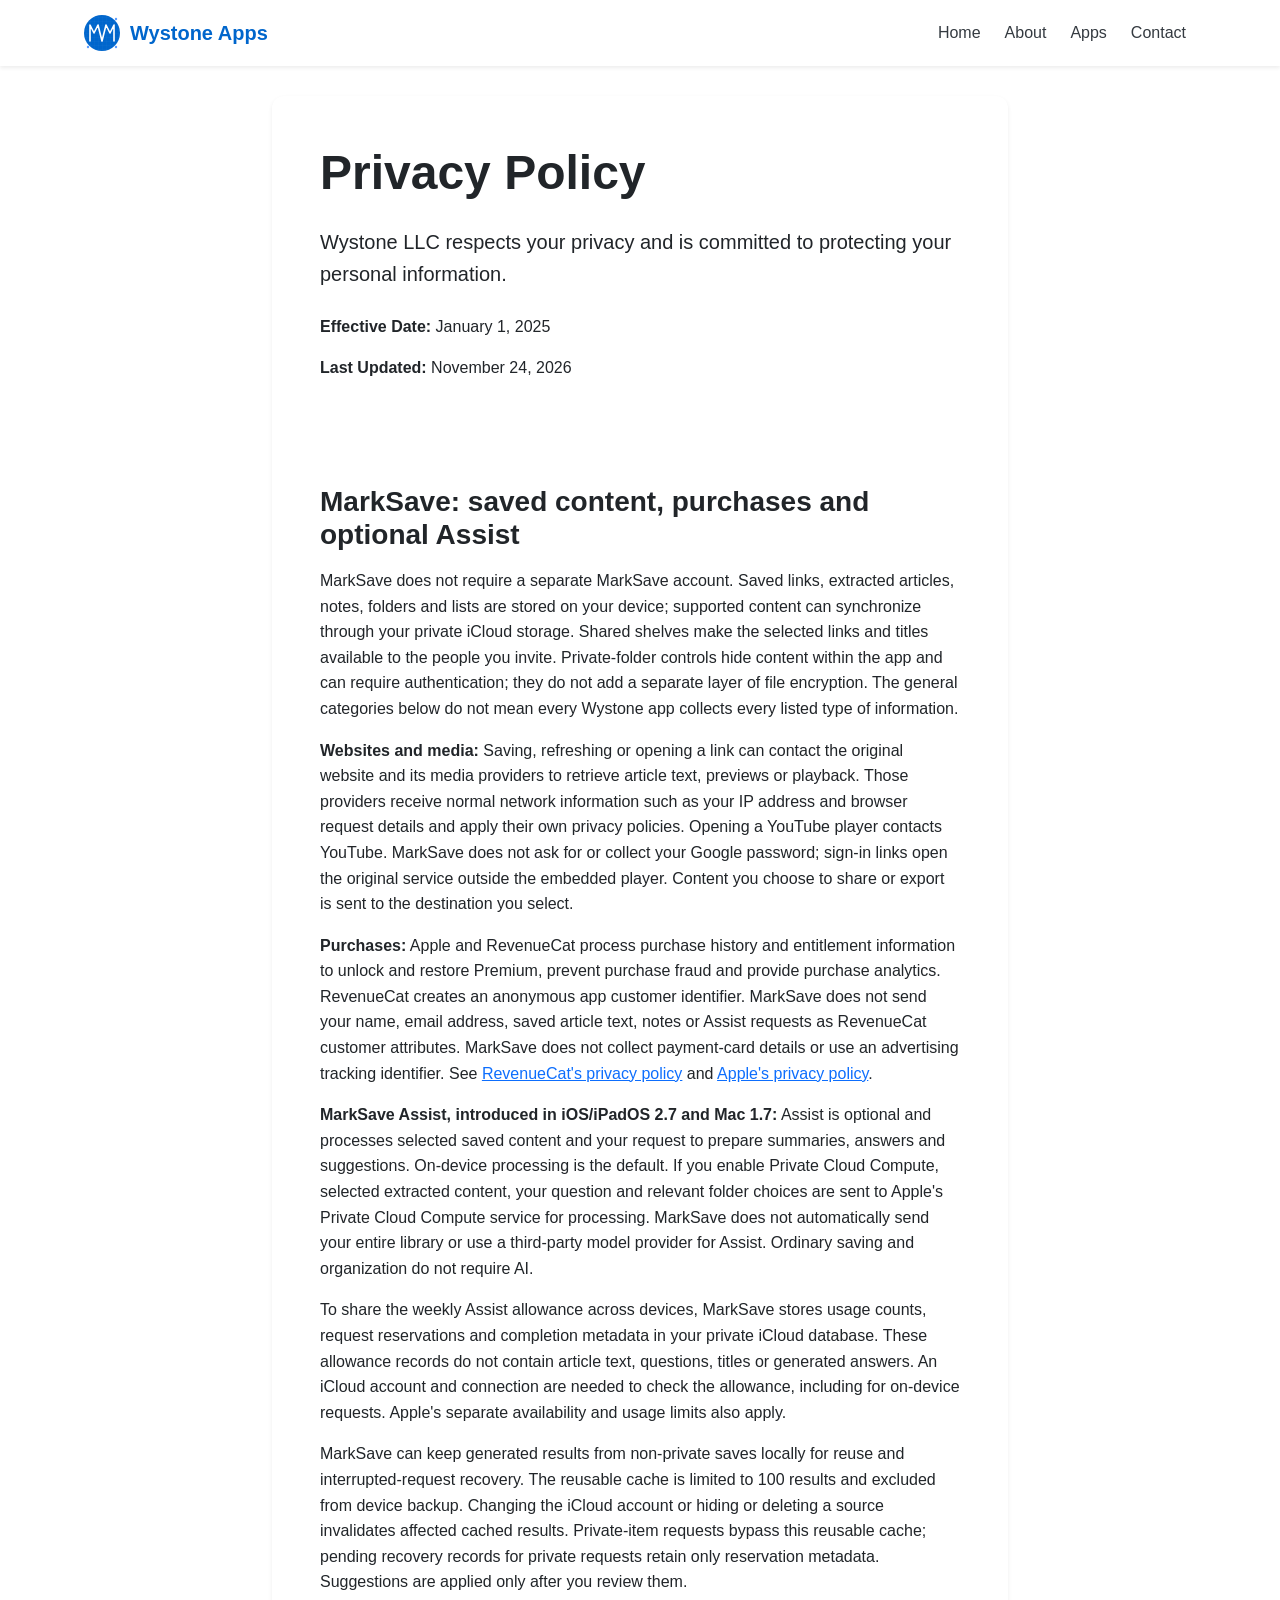
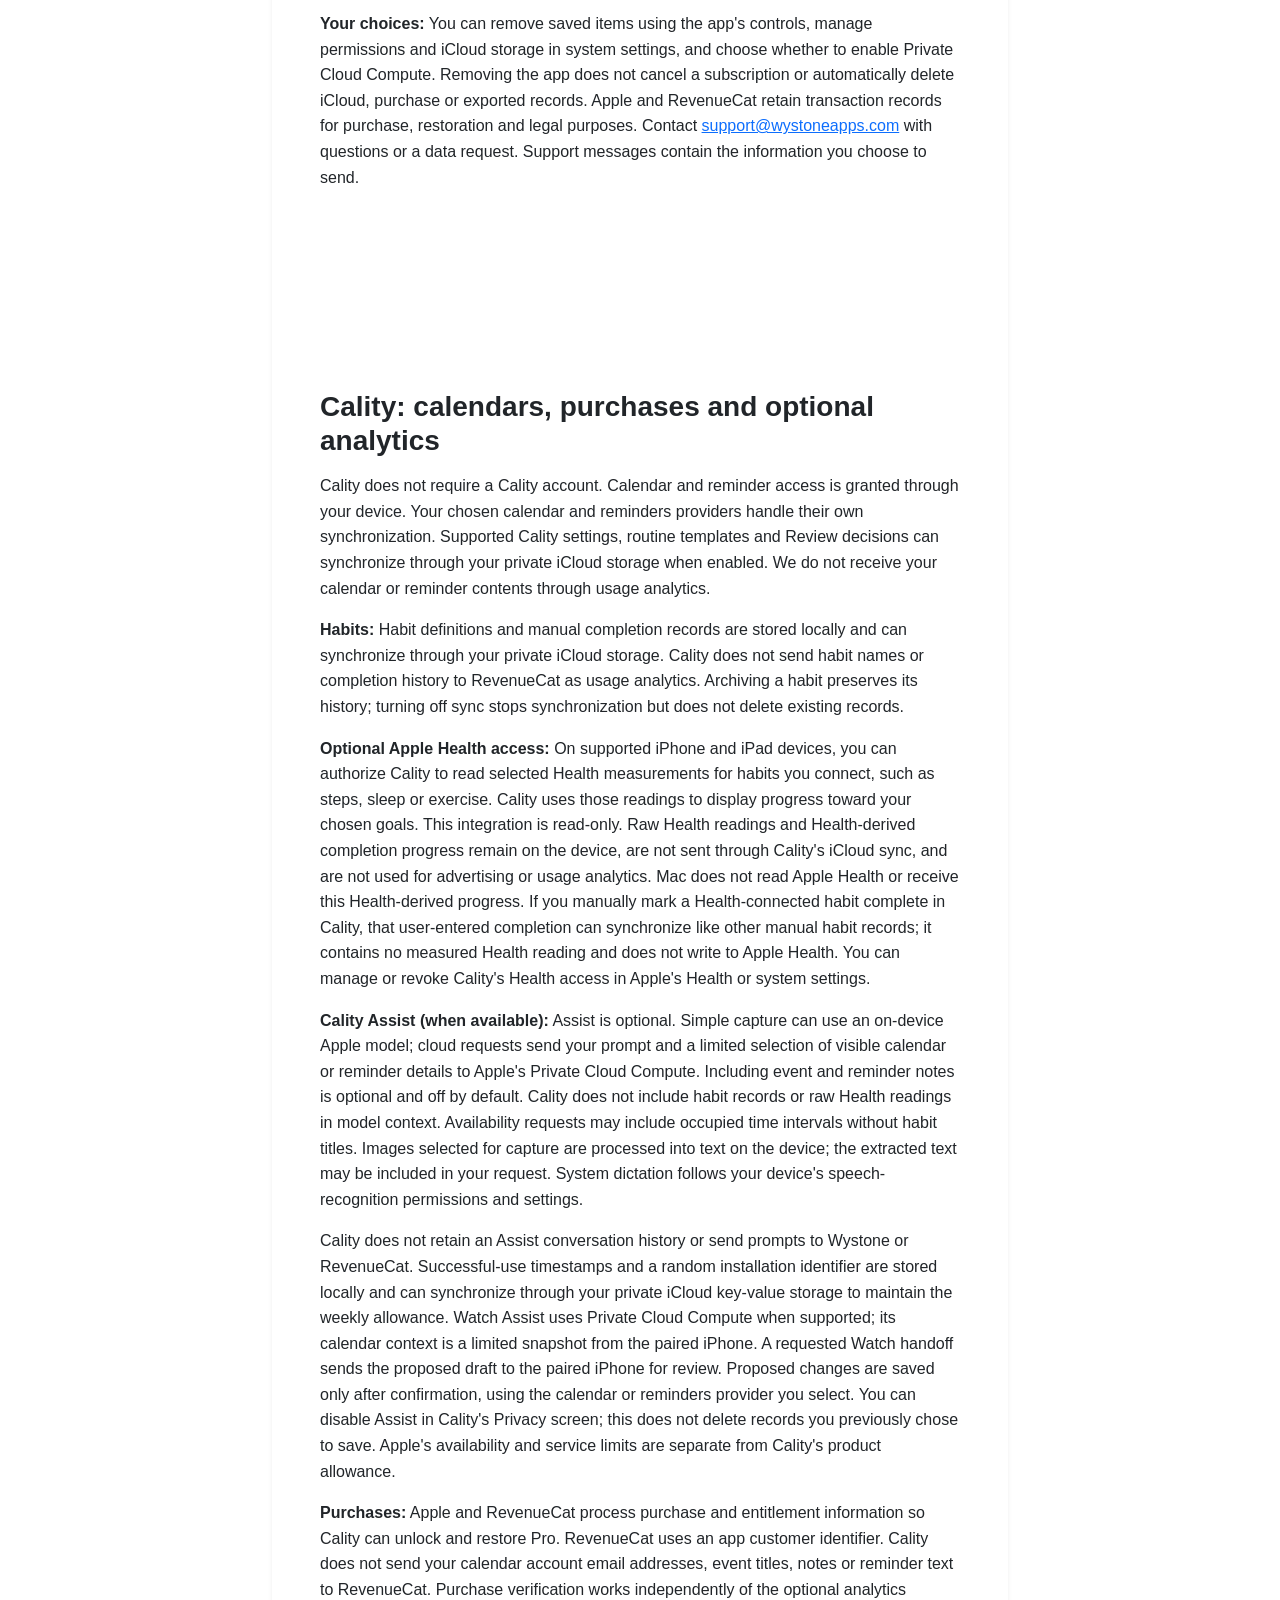
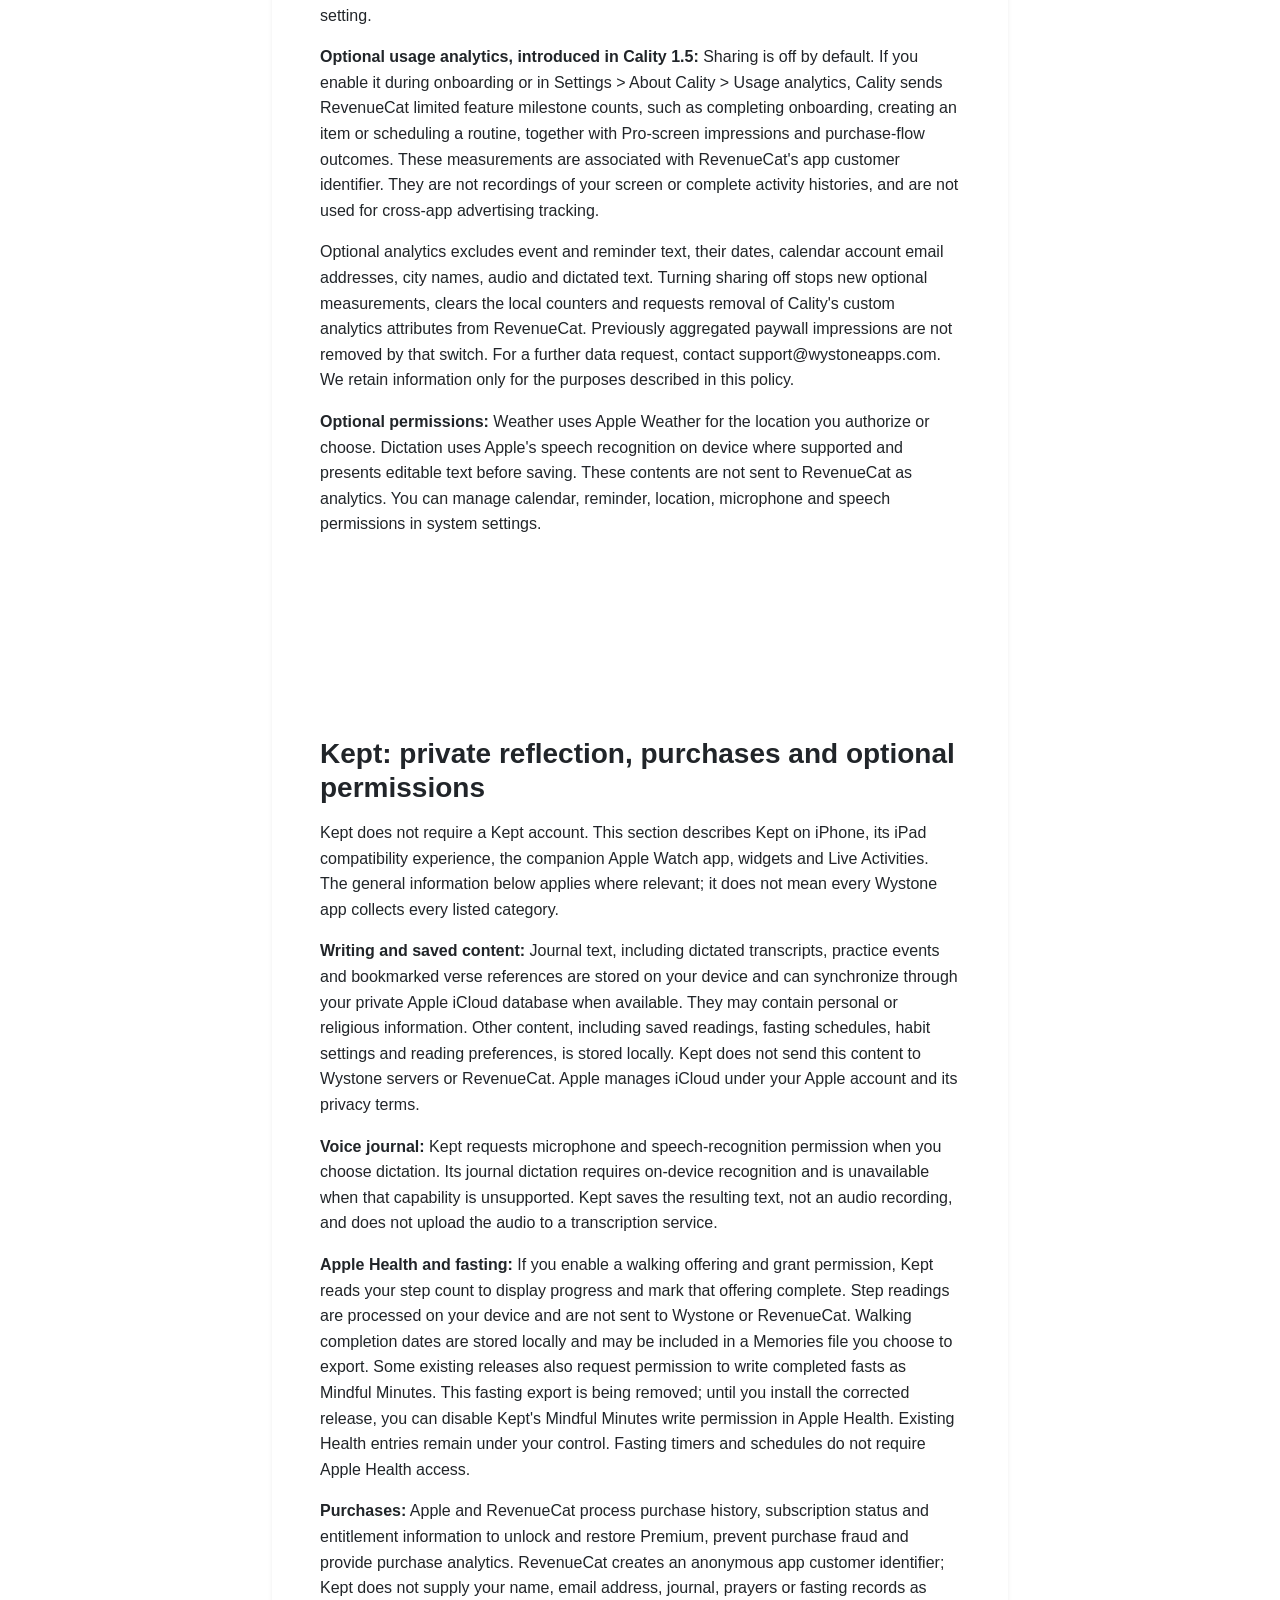
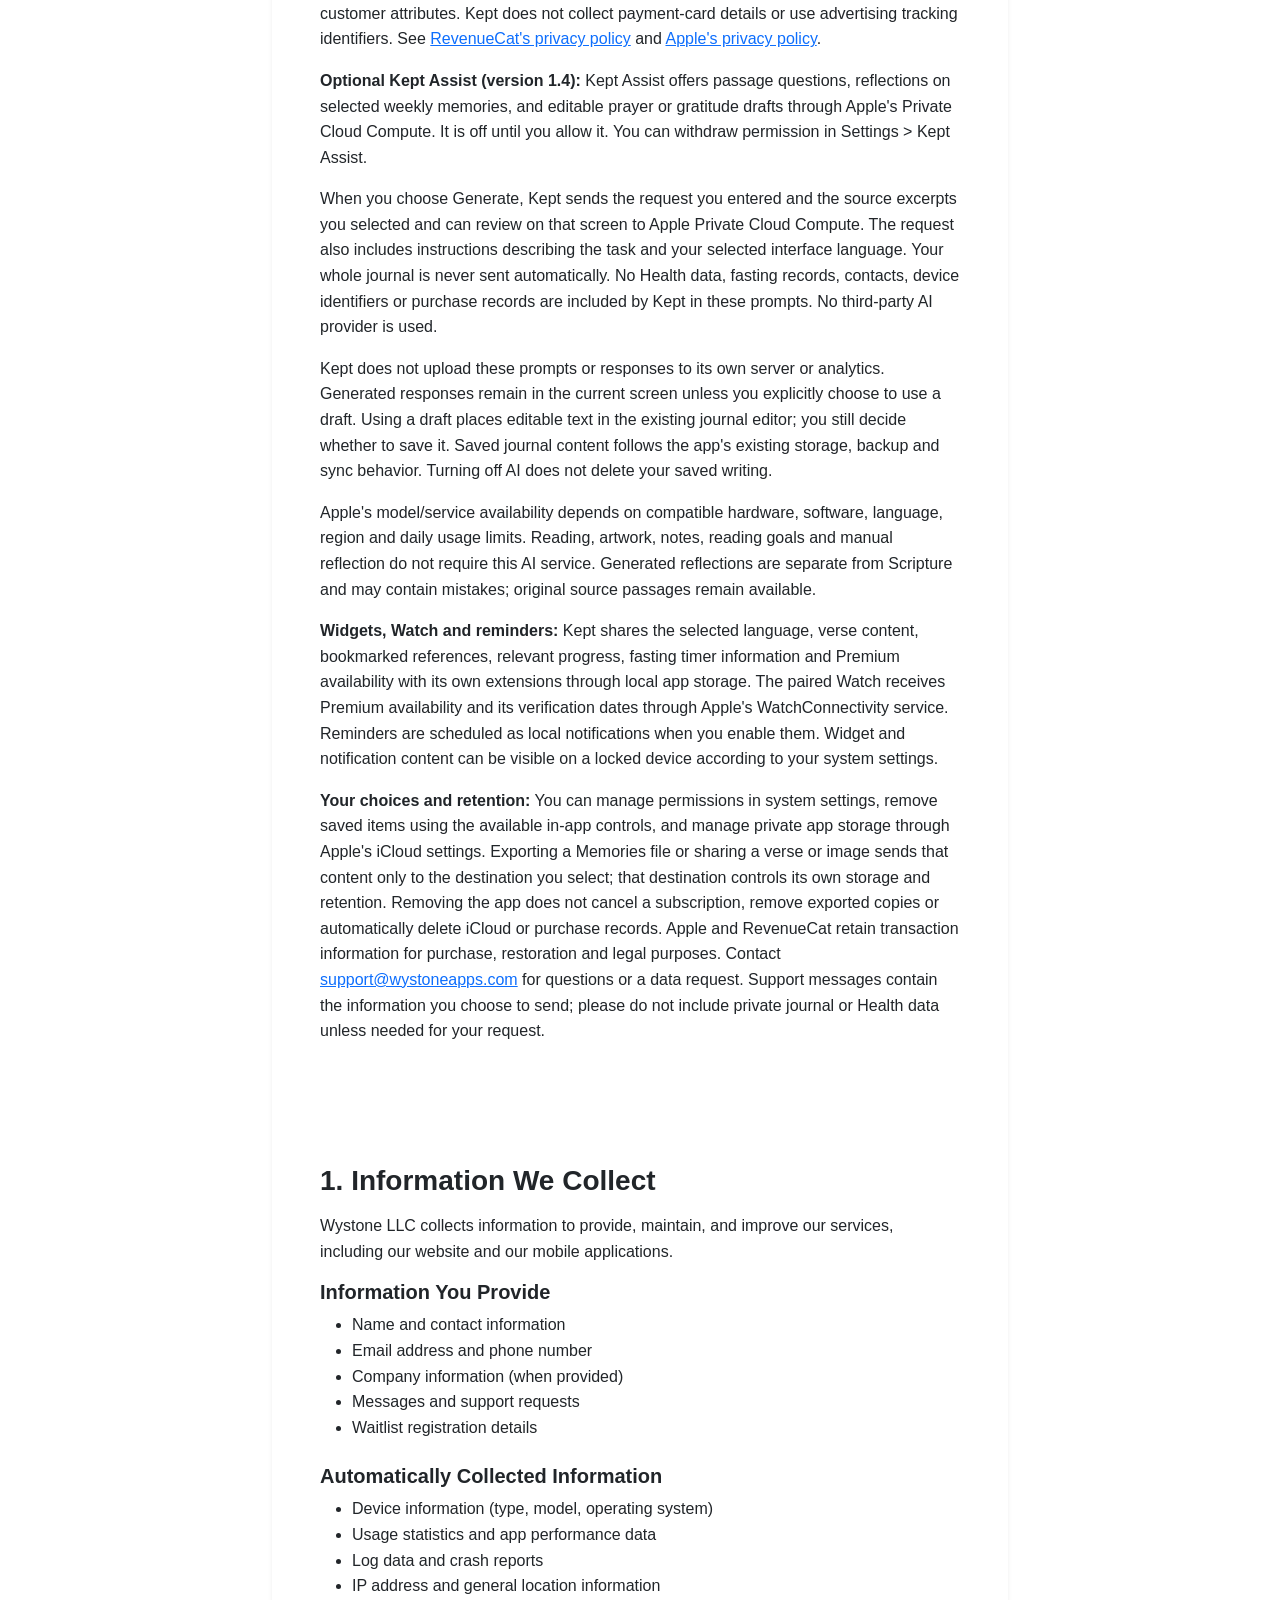
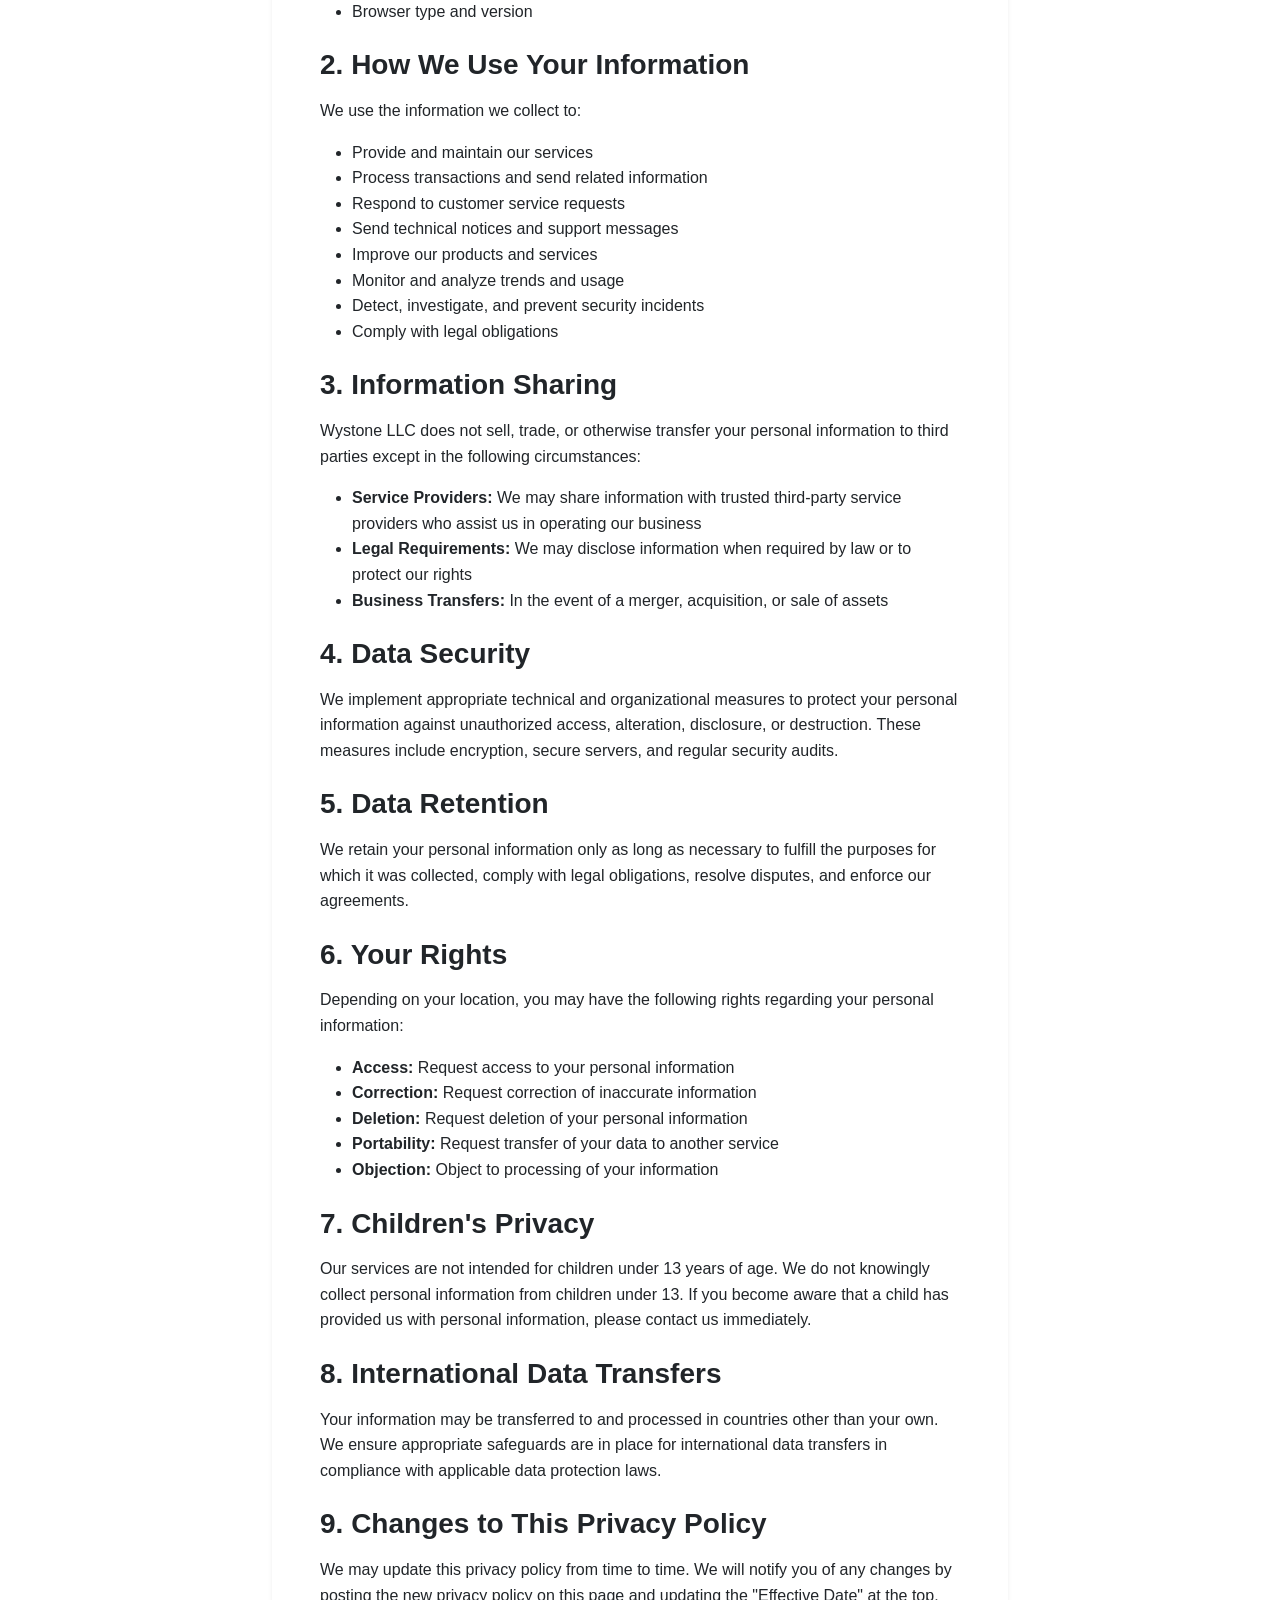
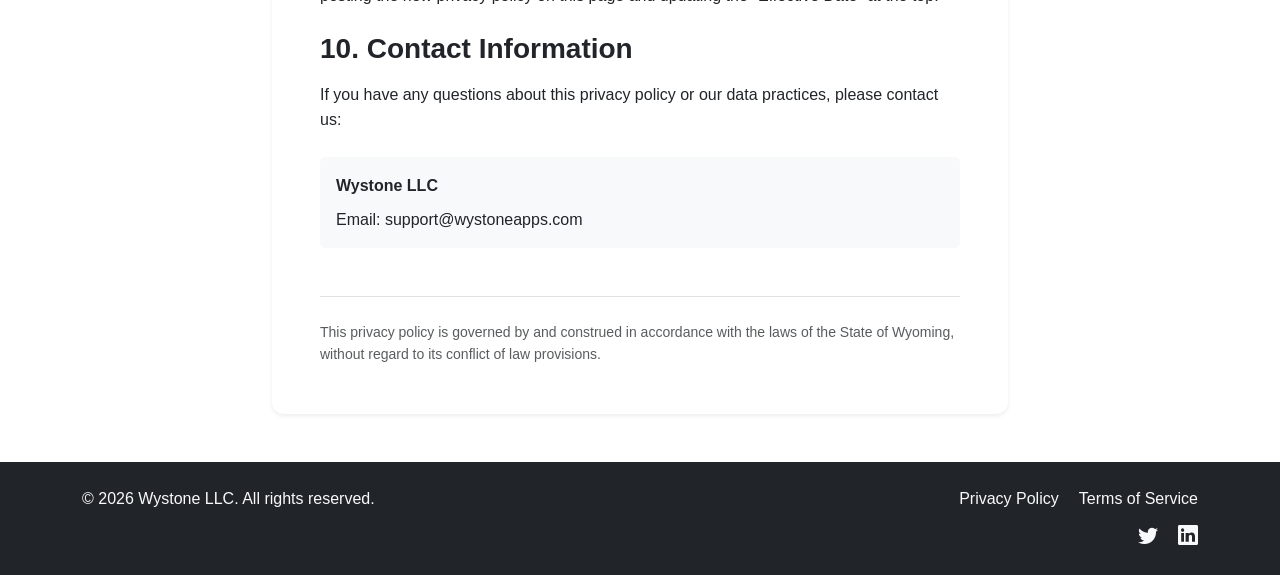
<file: privacy.html>
<!DOCTYPE html>
<html lang="en">
<head>
    <meta charset="UTF-8">
    <meta name="viewport" content="width=device-width, initial-scale=1.0">
    <meta name="description" content="Privacy Policy for Wystone LLC and our website and mobile applications">
    <meta name="author" content="Wystone LLC">
    <title>Privacy Policy - Wystone Apps</title>
    
    <!-- Bootstrap CSS -->
    <link href="https://cdn.jsdelivr.net/npm/bootstrap@5.3.2/dist/css/bootstrap.min.css" rel="stylesheet">
    <!-- Bootstrap Icons -->
    <link rel="stylesheet" href="https://cdn.jsdelivr.net/npm/bootstrap-icons@1.11.3/font/bootstrap-icons.min.css">
    <!-- Custom CSS -->
    <link rel="stylesheet" href="styles.css">
    
    <!-- Favicon -->
    <link rel="icon" type="image/svg+xml" href="assets/wystone-logo-icon.svg">
</head>
<body>
    <!-- Navigation -->
    <nav class="navbar navbar-expand-lg navbar-light fixed-top">
        <div class="container">
            <a class="navbar-brand d-flex align-items-center" href="index.html">
                <img src="assets/wystone-logo-icon.svg" alt="Wystone Apps" width="40" height="40" class="me-2">
                <span class="fw-bold">Wystone Apps</span>
            </a>
            <button class="navbar-toggler" type="button" data-bs-toggle="collapse" data-bs-target="#navbarNav">
                <span class="navbar-toggler-icon"></span>
            </button>
            <div class="collapse navbar-collapse" id="navbarNav">
                <ul class="navbar-nav ms-auto">
                    <li class="nav-item">
                        <a class="nav-link" href="index.html#home">Home</a>
                    </li>
                    <li class="nav-item">
                        <a class="nav-link" href="index.html#about">About</a>
                    </li>
                    <li class="nav-item">
                        <a class="nav-link" href="index.html#apps">Apps</a>
                    </li>
                    <li class="nav-item">
                        <a class="nav-link" href="index.html#contact">Contact</a>
                    </li>
                </ul>
            </div>
        </div>
    </nav>

    <!-- Main Content -->
    <main class="pt-5">
        <div class="container py-5">
            <div class="row justify-content-center">
                <div class="col-lg-8">
                    <div class="card border-0 shadow-sm">
                        <div class="card-body p-5">
                            <h1 class="display-5 fw-bold mb-4">Privacy Policy</h1>
                            <p class="lead mb-4">Wystone LLC respects your privacy and is committed to protecting your personal information.</p>
                            
                            <div class="mb-4">
                                <p><strong>Effective Date:</strong> January 1, 2025</p>
                                <p><strong>Last Updated:</strong> November 24, 2026</p>
                            </div>

                            <section id="marksave" class="mb-4" aria-labelledby="marksave-privacy-heading">
                                <h2 id="marksave-privacy-heading" class="h3 fw-bold mb-3">MarkSave: saved content, purchases and optional Assist</h2>
                                <p>MarkSave does not require a separate MarkSave account. Saved links, extracted articles, notes, folders and lists are stored on your device; supported content can synchronize through your private iCloud storage. Shared shelves make the selected links and titles available to the people you invite. Private-folder controls hide content within the app and can require authentication; they do not add a separate layer of file encryption. The general categories below do not mean every Wystone app collects every listed type of information.</p>
                                <p><strong>Websites and media:</strong> Saving, refreshing or opening a link can contact the original website and its media providers to retrieve article text, previews or playback. Those providers receive normal network information such as your IP address and browser request details and apply their own privacy policies. Opening a YouTube player contacts YouTube. MarkSave does not ask for or collect your Google password; sign-in links open the original service outside the embedded player. Content you choose to share or export is sent to the destination you select.</p>
                                <p><strong>Purchases:</strong> Apple and RevenueCat process purchase history and entitlement information to unlock and restore Premium, prevent purchase fraud and provide purchase analytics. RevenueCat creates an anonymous app customer identifier. MarkSave does not send your name, email address, saved article text, notes or Assist requests as RevenueCat customer attributes. MarkSave does not collect payment-card details or use an advertising tracking identifier. See <a href="https://www.revenuecat.com/privacy">RevenueCat's privacy policy</a> and <a href="https://www.apple.com/legal/privacy/">Apple's privacy policy</a>.</p>
                                <p><strong>MarkSave Assist, introduced in iOS/iPadOS 2.7 and Mac 1.7:</strong> Assist is optional and processes selected saved content and your request to prepare summaries, answers and suggestions. On-device processing is the default. If you enable Private Cloud Compute, selected extracted content, your question and relevant folder choices are sent to Apple's Private Cloud Compute service for processing. MarkSave does not automatically send your entire library or use a third-party model provider for Assist. Ordinary saving and organization do not require AI.</p>
                                <p>To share the weekly Assist allowance across devices, MarkSave stores usage counts, request reservations and completion metadata in your private iCloud database. These allowance records do not contain article text, questions, titles or generated answers. An iCloud account and connection are needed to check the allowance, including for on-device requests. Apple's separate availability and usage limits also apply.</p>
                                <p>MarkSave can keep generated results from non-private saves locally for reuse and interrupted-request recovery. The reusable cache is limited to 100 results and excluded from device backup. Changing the iCloud account or hiding or deleting a source invalidates affected cached results. Private-item requests bypass this reusable cache; pending recovery records for private requests retain only reservation metadata. Suggestions are applied only after you review them.</p>
                                <p><strong>Your choices:</strong> You can remove saved items using the app's controls, manage permissions and iCloud storage in system settings, and choose whether to enable Private Cloud Compute. Removing the app does not cancel a subscription or automatically delete iCloud, purchase or exported records. Apple and RevenueCat retain transaction records for purchase, restoration and legal purposes. Contact <a href="mailto:support@wystoneapps.com">support@wystoneapps.com</a> with questions or a data request. Support messages contain the information you choose to send.</p>
                            </section>

                            <section id="cality" class="mb-4" aria-labelledby="cality-privacy-heading">
                                <h2 id="cality-privacy-heading" class="h3 fw-bold mb-3">Cality: calendars, purchases and optional analytics</h2>
                                <p>Cality does not require a Cality account. Calendar and reminder access is granted through your device. Your chosen calendar and reminders providers handle their own synchronization. Supported Cality settings, routine templates and Review decisions can synchronize through your private iCloud storage when enabled. We do not receive your calendar or reminder contents through usage analytics.</p>
                                <p><strong>Habits:</strong> Habit definitions and manual completion records are stored locally and can synchronize through your private iCloud storage. Cality does not send habit names or completion history to RevenueCat as usage analytics. Archiving a habit preserves its history; turning off sync stops synchronization but does not delete existing records.</p>
                                <p><strong>Optional Apple Health access:</strong> On supported iPhone and iPad devices, you can authorize Cality to read selected Health measurements for habits you connect, such as steps, sleep or exercise. Cality uses those readings to display progress toward your chosen goals. This integration is read-only. Raw Health readings and Health-derived completion progress remain on the device, are not sent through Cality's iCloud sync, and are not used for advertising or usage analytics. Mac does not read Apple Health or receive this Health-derived progress. If you manually mark a Health-connected habit complete in Cality, that user-entered completion can synchronize like other manual habit records; it contains no measured Health reading and does not write to Apple Health. You can manage or revoke Cality's Health access in Apple's Health or system settings.</p>
                                <p><strong>Cality Assist (when available):</strong> Assist is optional. Simple capture can use an on-device Apple model; cloud requests send your prompt and a limited selection of visible calendar or reminder details to Apple's Private Cloud Compute. Including event and reminder notes is optional and off by default. Cality does not include habit records or raw Health readings in model context. Availability requests may include occupied time intervals without habit titles. Images selected for capture are processed into text on the device; the extracted text may be included in your request. System dictation follows your device's speech-recognition permissions and settings.</p>
                                <p>Cality does not retain an Assist conversation history or send prompts to Wystone or RevenueCat. Successful-use timestamps and a random installation identifier are stored locally and can synchronize through your private iCloud key-value storage to maintain the weekly allowance. Watch Assist uses Private Cloud Compute when supported; its calendar context is a limited snapshot from the paired iPhone. A requested Watch handoff sends the proposed draft to the paired iPhone for review. Proposed changes are saved only after confirmation, using the calendar or reminders provider you select. You can disable Assist in Cality's Privacy screen; this does not delete records you previously chose to save. Apple's availability and service limits are separate from Cality's product allowance.</p>
                                <p><strong>Purchases:</strong> Apple and RevenueCat process purchase and entitlement information so Cality can unlock and restore Pro. RevenueCat uses an app customer identifier. Cality does not send your calendar account email addresses, event titles, notes or reminder text to RevenueCat. Purchase verification works independently of the optional analytics setting.</p>
                                <p><strong>Optional usage analytics, introduced in Cality 1.5:</strong> Sharing is off by default. If you enable it during onboarding or in Settings &gt; About Cality &gt; Usage analytics, Cality sends RevenueCat limited feature milestone counts, such as completing onboarding, creating an item or scheduling a routine, together with Pro-screen impressions and purchase-flow outcomes. These measurements are associated with RevenueCat's app customer identifier. They are not recordings of your screen or complete activity histories, and are not used for cross-app advertising tracking.</p>
                                <p>Optional analytics excludes event and reminder text, their dates, calendar account email addresses, city names, audio and dictated text. Turning sharing off stops new optional measurements, clears the local counters and requests removal of Cality's custom analytics attributes from RevenueCat. Previously aggregated paywall impressions are not removed by that switch. For a further data request, contact support@wystoneapps.com. We retain information only for the purposes described in this policy.</p>
                                <p><strong>Optional permissions:</strong> Weather uses Apple Weather for the location you authorize or choose. Dictation uses Apple's speech recognition on device where supported and presents editable text before saving. These contents are not sent to RevenueCat as analytics. You can manage calendar, reminder, location, microphone and speech permissions in system settings.</p>
                            </section>

                            <section id="kept" class="mb-4" aria-labelledby="kept-privacy-heading">
                                <h2 id="kept-privacy-heading" class="h3 fw-bold mb-3">Kept: private reflection, purchases and optional permissions</h2>
                                <p>Kept does not require a Kept account. This section describes Kept on iPhone, its iPad compatibility experience, the companion Apple Watch app, widgets and Live Activities. The general information below applies where relevant; it does not mean every Wystone app collects every listed category.</p>
                                <p><strong>Writing and saved content:</strong> Journal text, including dictated transcripts, practice events and bookmarked verse references are stored on your device and can synchronize through your private Apple iCloud database when available. They may contain personal or religious information. Other content, including saved readings, fasting schedules, habit settings and reading preferences, is stored locally. Kept does not send this content to Wystone servers or RevenueCat. Apple manages iCloud under your Apple account and its privacy terms.</p>
                                <p><strong>Voice journal:</strong> Kept requests microphone and speech-recognition permission when you choose dictation. Its journal dictation requires on-device recognition and is unavailable when that capability is unsupported. Kept saves the resulting text, not an audio recording, and does not upload the audio to a transcription service.</p>
                                <p><strong>Apple Health and fasting:</strong> If you enable a walking offering and grant permission, Kept reads your step count to display progress and mark that offering complete. Step readings are processed on your device and are not sent to Wystone or RevenueCat. Walking completion dates are stored locally and may be included in a Memories file you choose to export. Some existing releases also request permission to write completed fasts as Mindful Minutes. This fasting export is being removed; until you install the corrected release, you can disable Kept's Mindful Minutes write permission in Apple Health. Existing Health entries remain under your control. Fasting timers and schedules do not require Apple Health access.</p>
                                <p><strong>Purchases:</strong> Apple and RevenueCat process purchase history, subscription status and entitlement information to unlock and restore Premium, prevent purchase fraud and provide purchase analytics. RevenueCat creates an anonymous app customer identifier; Kept does not supply your name, email address, journal, prayers or fasting records as customer attributes. Kept does not collect payment-card details or use advertising tracking identifiers. See <a href="https://www.revenuecat.com/privacy">RevenueCat's privacy policy</a> and <a href="https://www.apple.com/legal/privacy/">Apple's privacy policy</a>.</p>
                                <p><strong>Optional Kept Assist (version 1.4):</strong> Kept Assist offers passage questions, reflections on selected weekly memories, and editable prayer or gratitude drafts through Apple&#x27;s Private Cloud Compute. It is off until you allow it. You can withdraw permission in Settings &gt; Kept Assist.</p>
                                <p>When you choose Generate, Kept sends the request you entered and the source excerpts you selected and can review on that screen to Apple Private Cloud Compute. The request also includes instructions describing the task and your selected interface language. Your whole journal is never sent automatically. No Health data, fasting records, contacts, device identifiers or purchase records are included by Kept in these prompts. No third-party AI provider is used.</p>
                                <p>Kept does not upload these prompts or responses to its own server or analytics. Generated responses remain in the current screen unless you explicitly choose to use a draft. Using a draft places editable text in the existing journal editor; you still decide whether to save it. Saved journal content follows the app&#x27;s existing storage, backup and sync behavior. Turning off AI does not delete your saved writing.</p>
                                <p>Apple&#x27;s model/service availability depends on compatible hardware, software, language, region and daily usage limits. Reading, artwork, notes, reading goals and manual reflection do not require this AI service. Generated reflections are separate from Scripture and may contain mistakes; original source passages remain available.</p>
                                <p><strong>Widgets, Watch and reminders:</strong> Kept shares the selected language, verse content, bookmarked references, relevant progress, fasting timer information and Premium availability with its own extensions through local app storage. The paired Watch receives Premium availability and its verification dates through Apple's WatchConnectivity service. Reminders are scheduled as local notifications when you enable them. Widget and notification content can be visible on a locked device according to your system settings.</p>
                                <p><strong>Your choices and retention:</strong> You can manage permissions in system settings, remove saved items using the available in-app controls, and manage private app storage through Apple's iCloud settings. Exporting a Memories file or sharing a verse or image sends that content only to the destination you select; that destination controls its own storage and retention. Removing the app does not cancel a subscription, remove exported copies or automatically delete iCloud or purchase records. Apple and RevenueCat retain transaction information for purchase, restoration and legal purposes. Contact <a href="mailto:support@wystoneapps.com">support@wystoneapps.com</a> for questions or a data request. Support messages contain the information you choose to send; please do not include private journal or Health data unless needed for your request.</p>
                            </section>

                            <h2 class="h3 fw-bold mb-3">1. Information We Collect</h2>
                            <p class="mb-3">Wystone LLC collects information to provide, maintain, and improve our services, including our website and our mobile applications.</p>
                            
                            <h3 class="h5 fw-semibold mb-2">Information You Provide</h3>
                            <ul class="mb-4">
                                <li>Name and contact information</li>
                                <li>Email address and phone number</li>
                                <li>Company information (when provided)</li>
                                <li>Messages and support requests</li>
                                <li>Waitlist registration details</li>
                            </ul>

                            <h3 class="h5 fw-semibold mb-2">Automatically Collected Information</h3>
                            <ul class="mb-4">
                                <li>Device information (type, model, operating system)</li>
                                <li>Usage statistics and app performance data</li>
                                <li>Log data and crash reports</li>
                                <li>IP address and general location information</li>
                                <li>Browser type and version</li>
                            </ul>

                            <h2 class="h3 fw-bold mb-3">2. How We Use Your Information</h2>
                            <p class="mb-3">We use the information we collect to:</p>
                            <ul class="mb-4">
                                <li>Provide and maintain our services</li>
                                <li>Process transactions and send related information</li>
                                <li>Respond to customer service requests</li>
                                <li>Send technical notices and support messages</li>
                                <li>Improve our products and services</li>
                                <li>Monitor and analyze trends and usage</li>
                                <li>Detect, investigate, and prevent security incidents</li>
                                <li>Comply with legal obligations</li>
                            </ul>

                            <h2 class="h3 fw-bold mb-3">3. Information Sharing</h2>
                            <p class="mb-3">Wystone LLC does not sell, trade, or otherwise transfer your personal information to third parties except in the following circumstances:</p>
                            <ul class="mb-4">
                                <li><strong>Service Providers:</strong> We may share information with trusted third-party service providers who assist us in operating our business</li>
                                <li><strong>Legal Requirements:</strong> We may disclose information when required by law or to protect our rights</li>
                                <li><strong>Business Transfers:</strong> In the event of a merger, acquisition, or sale of assets</li>
                            </ul>

                            <h2 class="h3 fw-bold mb-3">4. Data Security</h2>
                            <p class="mb-4">We implement appropriate technical and organizational measures to protect your personal information against unauthorized access, alteration, disclosure, or destruction. These measures include encryption, secure servers, and regular security audits.</p>

                            <h2 class="h3 fw-bold mb-3">5. Data Retention</h2>
                            <p class="mb-4">We retain your personal information only as long as necessary to fulfill the purposes for which it was collected, comply with legal obligations, resolve disputes, and enforce our agreements.</p>

                            <h2 class="h3 fw-bold mb-3">6. Your Rights</h2>
                            <p class="mb-3">Depending on your location, you may have the following rights regarding your personal information:</p>
                            <ul class="mb-4">
                                <li><strong>Access:</strong> Request access to your personal information</li>
                                <li><strong>Correction:</strong> Request correction of inaccurate information</li>
                                <li><strong>Deletion:</strong> Request deletion of your personal information</li>
                                <li><strong>Portability:</strong> Request transfer of your data to another service</li>
                                <li><strong>Objection:</strong> Object to processing of your information</li>
                            </ul>

                            <h2 class="h3 fw-bold mb-3">7. Children's Privacy</h2>
                            <p class="mb-4">Our services are not intended for children under 13 years of age. We do not knowingly collect personal information from children under 13. If you become aware that a child has provided us with personal information, please contact us immediately.</p>

                            <h2 class="h3 fw-bold mb-3">8. International Data Transfers</h2>
                            <p class="mb-4">Your information may be transferred to and processed in countries other than your own. We ensure appropriate safeguards are in place for international data transfers in compliance with applicable data protection laws.</p>

                            <h2 class="h3 fw-bold mb-3">9. Changes to This Privacy Policy</h2>
                            <p class="mb-4">We may update this privacy policy from time to time. We will notify you of any changes by posting the new privacy policy on this page and updating the "Effective Date" at the top.</p>

                            <h2 class="h3 fw-bold mb-3">10. Contact Information</h2>
                            <p class="mb-4">If you have any questions about this privacy policy or our data practices, please contact us:</p>
                            <div class="bg-light p-3 rounded">
                                <p class="mb-2"><strong>Wystone LLC</strong></p>
                                <p class="mb-0">Email: support@wystoneapps.com</p>
                            </div>

                            <div class="mt-5 pt-4 border-top">
                                <p class="small text-muted mb-0">This privacy policy is governed by and construed in accordance with the laws of the State of Wyoming, without regard to its conflict of law provisions.</p>
                            </div>
                        </div>
                    </div>
                </div>
            </div>
        </div>
    </main>

    <!-- Footer -->
    <footer class="bg-dark text-light py-4">
        <div class="container">
            <div class="row">
                <div class="col-md-6 mb-3 mb-md-0">
                    <p class="mb-0">&copy; 2026 Wystone LLC. All rights reserved.</p>
                </div>
                <div class="col-md-6 text-md-end">
                    <div class="mb-2">
                        <a href="privacy.html" class="text-light text-decoration-none me-3">Privacy Policy</a>
                        <a href="terms.html" class="text-light text-decoration-none">Terms of Service</a>
                    </div>
                    <div>
                        <a href="https://twitter.com/wystoneapps" class="text-light me-3" target="_blank" rel="noopener">
                            <i class="bi bi-twitter fs-5"></i>
                        </a>
                        <a href="https://linkedin.com/company/wystoneapps" class="text-light" target="_blank" rel="noopener">
                            <i class="bi bi-linkedin fs-5"></i>
                        </a>
                    </div>
                </div>
            </div>
        </div>
    </footer>

    <!-- Bootstrap JS Bundle -->
    <script src="https://cdn.jsdelivr.net/npm/bootstrap@5.3.2/dist/js/bootstrap.bundle.min.js"></script>
    <!-- Custom JavaScript -->
    <script src="script.js"></script>
</body>
</html>
</file>
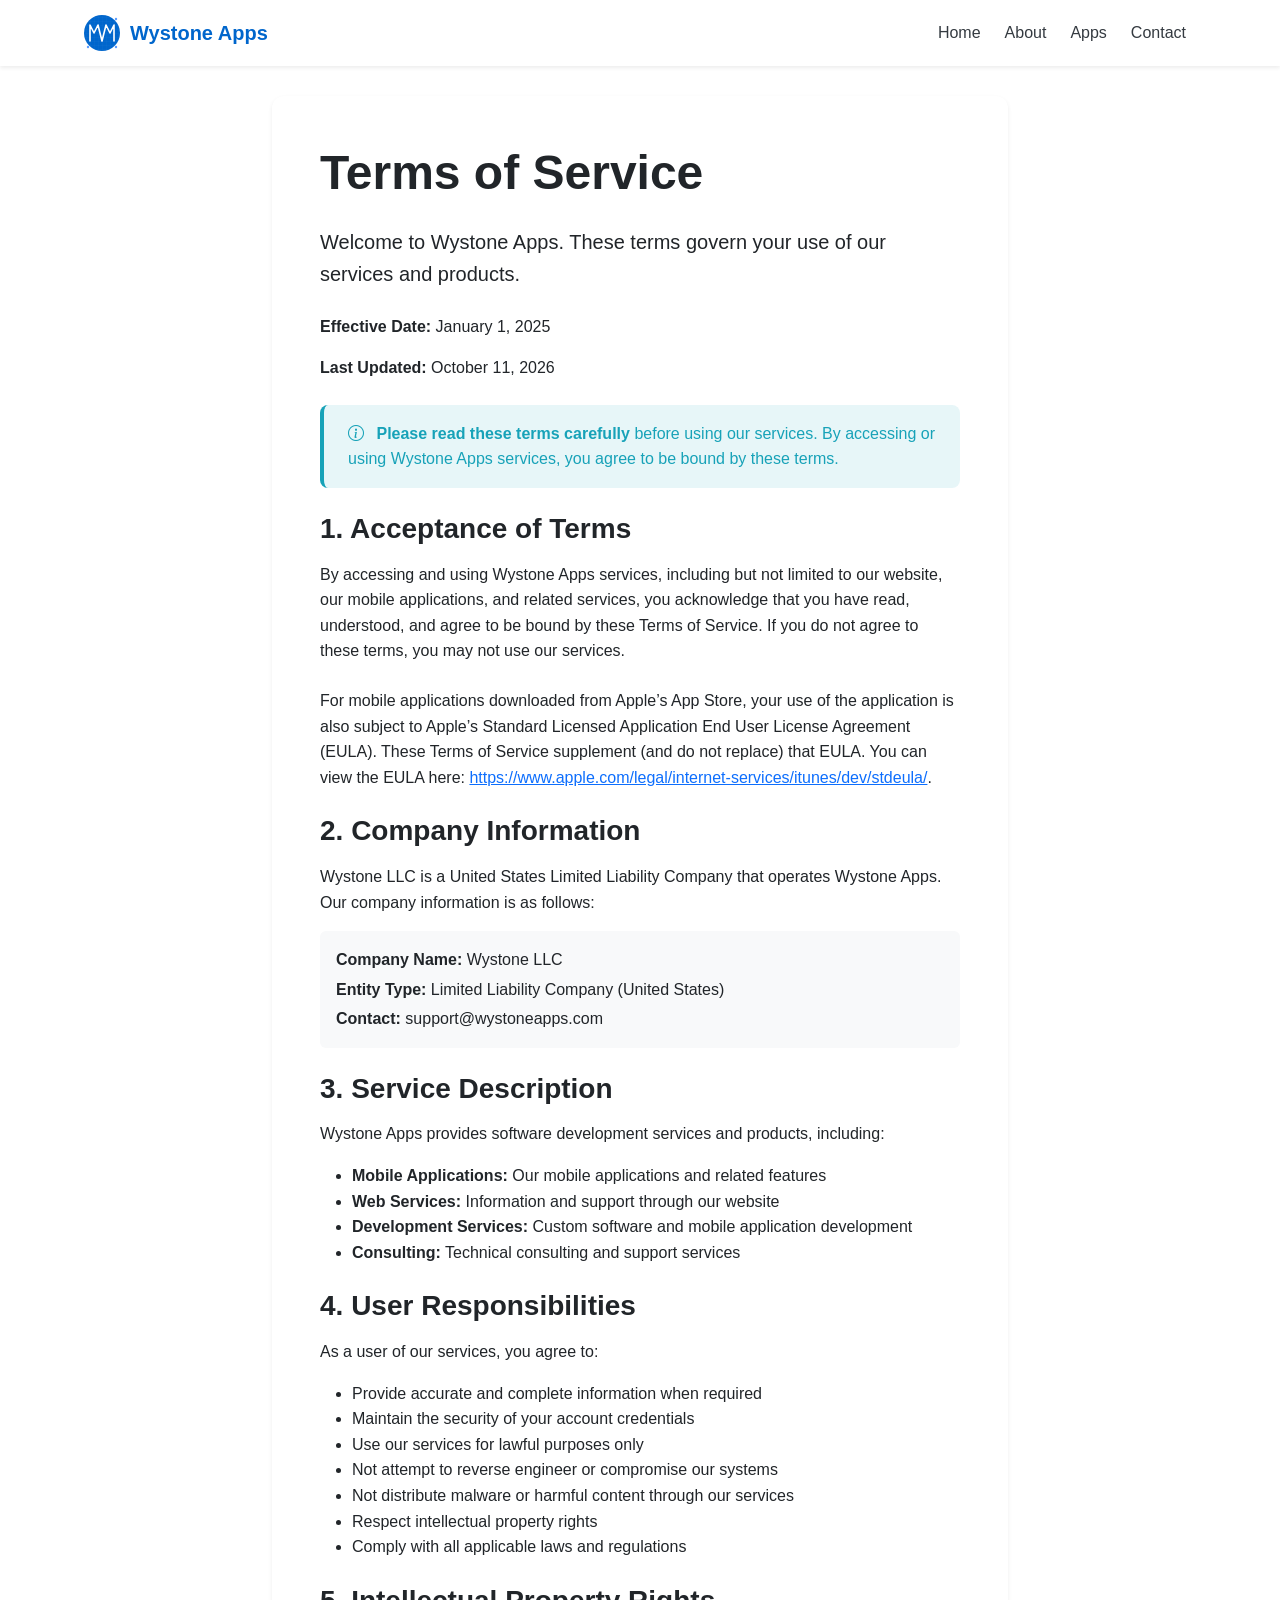
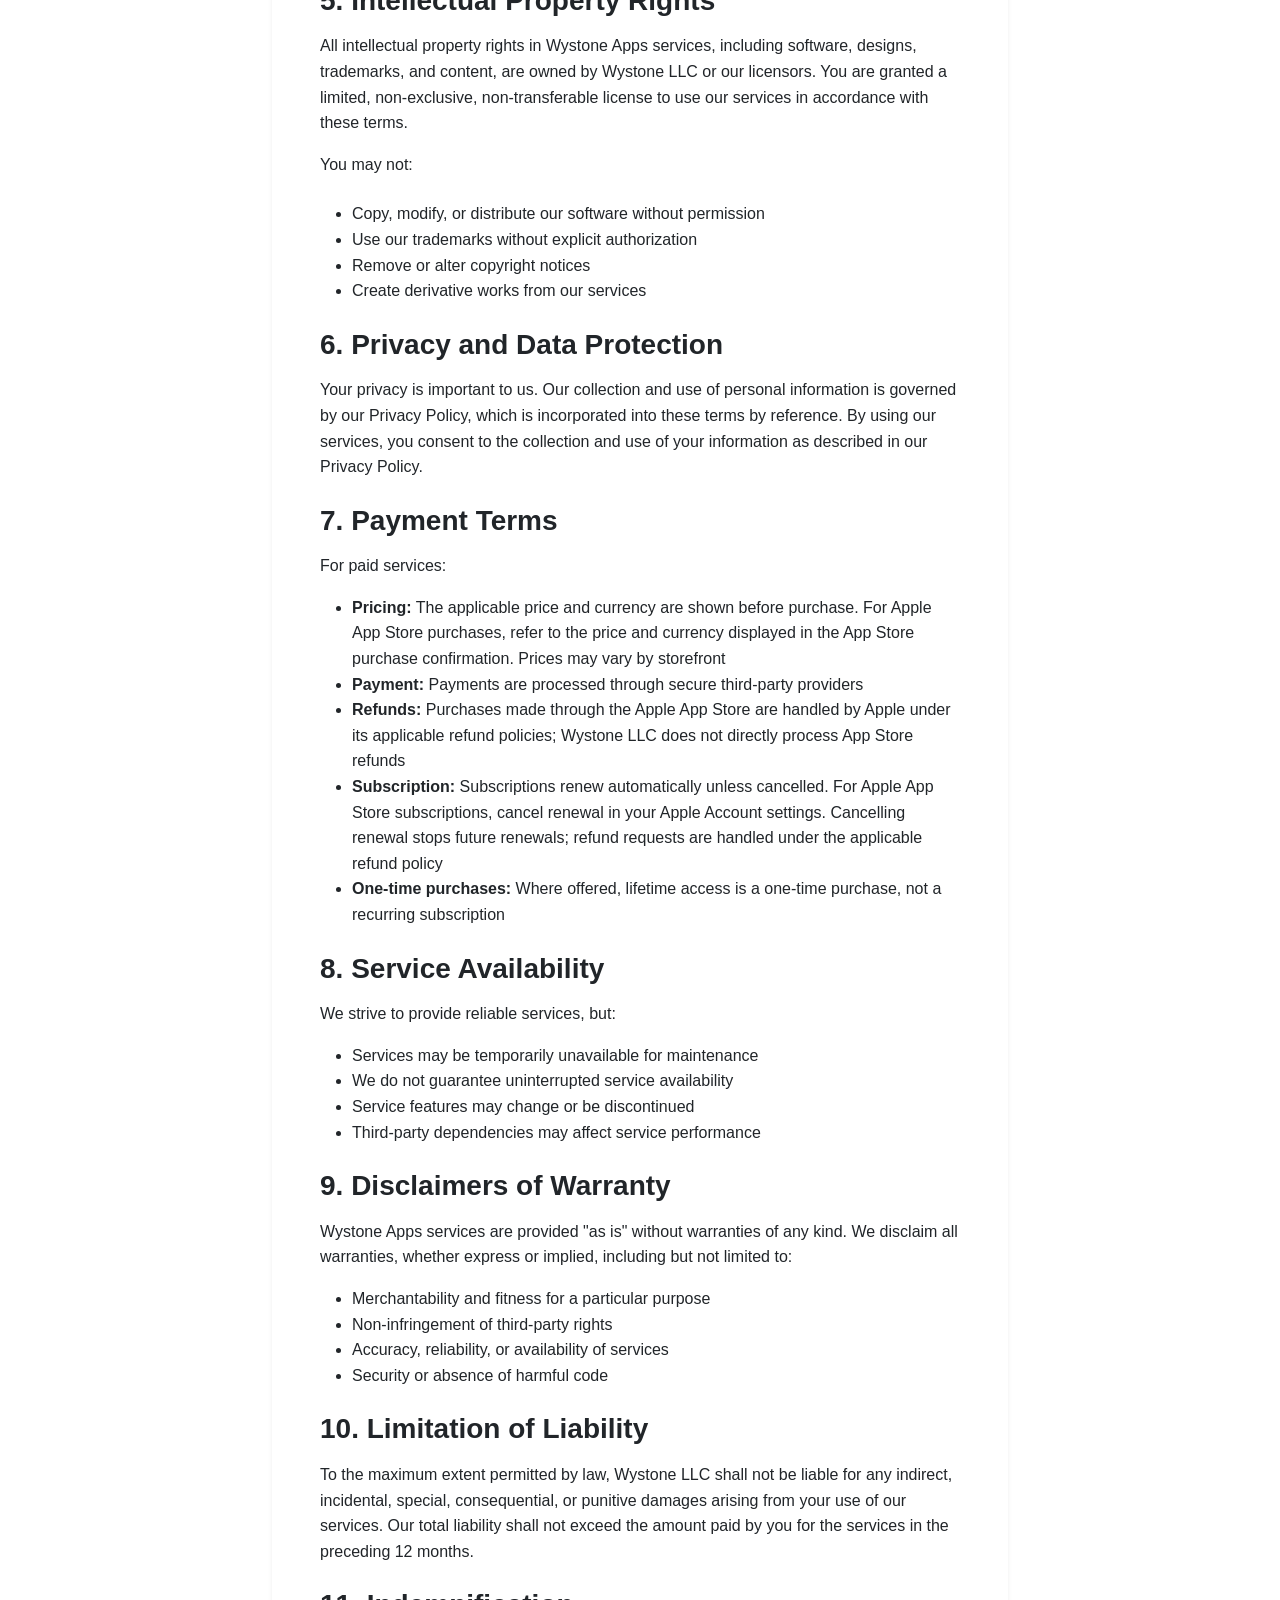
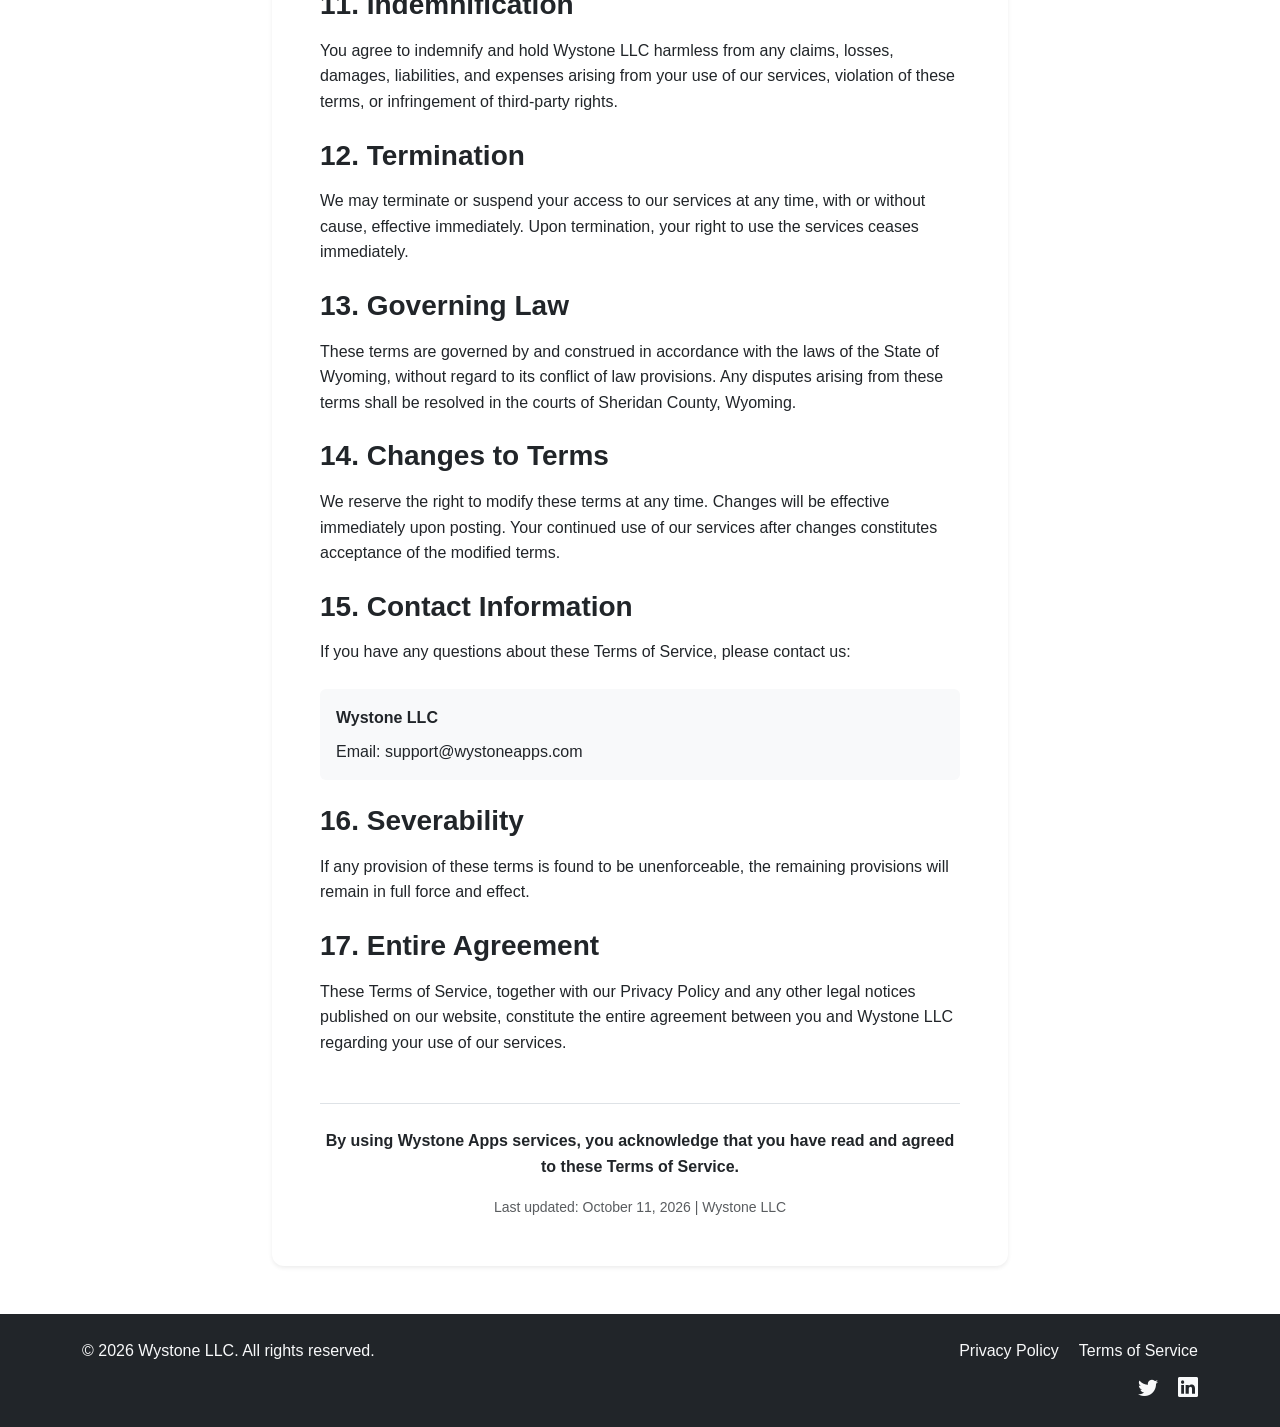
<file: terms.html>
<!DOCTYPE html>
<html lang="en">
<head>
    <meta charset="UTF-8">
    <meta name="viewport" content="width=device-width, initial-scale=1.0">
    <meta name="description" content="Terms of Service for Wystone LLC and our website and mobile applications">
    <meta name="author" content="Wystone LLC">
    <title>Terms of Service - Wystone Apps</title>
    
    <!-- Bootstrap CSS -->
    <link href="https://cdn.jsdelivr.net/npm/bootstrap@5.3.2/dist/css/bootstrap.min.css" rel="stylesheet">
    <!-- Bootstrap Icons -->
    <link rel="stylesheet" href="https://cdn.jsdelivr.net/npm/bootstrap-icons@1.11.3/font/bootstrap-icons.min.css">
    <!-- Custom CSS -->
    <link rel="stylesheet" href="styles.css">
    
    <!-- Favicon -->
    <link rel="icon" type="image/svg+xml" href="assets/wystone-logo-icon.svg">
</head>
<body>
    <!-- Navigation -->
    <nav class="navbar navbar-expand-lg navbar-light fixed-top">
        <div class="container">
            <a class="navbar-brand d-flex align-items-center" href="index.html">
                <img src="assets/wystone-logo-icon.svg" alt="Wystone Apps" width="40" height="40" class="me-2">
                <span class="fw-bold">Wystone Apps</span>
            </a>
            <button class="navbar-toggler" type="button" data-bs-toggle="collapse" data-bs-target="#navbarNav">
                <span class="navbar-toggler-icon"></span>
            </button>
            <div class="collapse navbar-collapse" id="navbarNav">
                <ul class="navbar-nav ms-auto">
                    <li class="nav-item">
                        <a class="nav-link" href="index.html#home">Home</a>
                    </li>
                    <li class="nav-item">
                        <a class="nav-link" href="index.html#about">About</a>
                    </li>
                    <li class="nav-item">
                        <a class="nav-link" href="index.html#apps">Apps</a>
                    </li>
                    <li class="nav-item">
                        <a class="nav-link" href="index.html#contact">Contact</a>
                    </li>
                </ul>
            </div>
        </div>
    </nav>

    <!-- Main Content -->
    <main class="pt-5">
        <div class="container py-5">
            <div class="row justify-content-center">
                <div class="col-lg-8">
                    <div class="card border-0 shadow-sm">
                        <div class="card-body p-5">
                            <h1 class="display-5 fw-bold mb-4">Terms of Service</h1>
                            <p class="lead mb-4">Welcome to Wystone Apps. These terms govern your use of our services and products.</p>
                            
                            <div class="mb-4">
                                <p><strong>Effective Date:</strong> January 1, 2025</p>
                                <p><strong>Last Updated:</strong> October 11, 2026</p>
                            </div>

                            <div class="alert alert-info mb-4">
                                <i class="bi bi-info-circle me-2"></i>
                                <strong>Please read these terms carefully</strong> before using our services. By accessing or using Wystone Apps services, you agree to be bound by these terms.
                            </div>

                            <h2 class="h3 fw-bold mb-3">1. Acceptance of Terms</h2>
                            <p class="mb-4">By accessing and using Wystone Apps services, including but not limited to our website, our mobile applications, and related services, you acknowledge that you have read, understood, and agree to be bound by these Terms of Service. If you do not agree to these terms, you may not use our services.</p>

                            <p class="mb-4">For mobile applications downloaded from Apple’s App Store, your use of the application is also subject to Apple’s Standard Licensed Application End User License Agreement (EULA). These Terms of Service supplement (and do not replace) that EULA. You can view the EULA here: <a href="https://www.apple.com/legal/internet-services/itunes/dev/stdeula/" target="_blank" rel="noopener">https://www.apple.com/legal/internet-services/itunes/dev/stdeula/</a>.</p>

                            <h2 class="h3 fw-bold mb-3">2. Company Information</h2>
                            <p class="mb-3">Wystone LLC is a United States Limited Liability Company that operates Wystone Apps. Our company information is as follows:</p>
                            <div class="bg-light p-3 rounded mb-4">
                                <p class="mb-1"><strong>Company Name:</strong> Wystone LLC</p>
                                <p class="mb-1"><strong>Entity Type:</strong> Limited Liability Company (United States)</p>
                                <p class="mb-0"><strong>Contact:</strong> support@wystoneapps.com</p>
                            </div>

                            <h2 class="h3 fw-bold mb-3">3. Service Description</h2>
                            <p class="mb-3">Wystone Apps provides software development services and products, including:</p>
                            <ul class="mb-4">
                                <li><strong>Mobile Applications:</strong> Our mobile applications and related features</li>
                                <li><strong>Web Services:</strong> Information and support through our website</li>
                                <li><strong>Development Services:</strong> Custom software and mobile application development</li>
                                <li><strong>Consulting:</strong> Technical consulting and support services</li>
                            </ul>

                            <h2 class="h3 fw-bold mb-3">4. User Responsibilities</h2>
                            <p class="mb-3">As a user of our services, you agree to:</p>
                            <ul class="mb-4">
                                <li>Provide accurate and complete information when required</li>
                                <li>Maintain the security of your account credentials</li>
                                <li>Use our services for lawful purposes only</li>
                                <li>Not attempt to reverse engineer or compromise our systems</li>
                                <li>Not distribute malware or harmful content through our services</li>
                                <li>Respect intellectual property rights</li>
                                <li>Comply with all applicable laws and regulations</li>
                            </ul>

                            <h2 class="h3 fw-bold mb-3">5. Intellectual Property Rights</h2>
                            <p class="mb-3">All intellectual property rights in Wystone Apps services, including software, designs, trademarks, and content, are owned by Wystone LLC or our licensors. You are granted a limited, non-exclusive, non-transferable license to use our services in accordance with these terms.</p>
                            <p class="mb-4">You may not:</p>
                            <ul class="mb-4">
                                <li>Copy, modify, or distribute our software without permission</li>
                                <li>Use our trademarks without explicit authorization</li>
                                <li>Remove or alter copyright notices</li>
                                <li>Create derivative works from our services</li>
                            </ul>

                            <h2 class="h3 fw-bold mb-3">6. Privacy and Data Protection</h2>
                            <p class="mb-4">Your privacy is important to us. Our collection and use of personal information is governed by our Privacy Policy, which is incorporated into these terms by reference. By using our services, you consent to the collection and use of your information as described in our Privacy Policy.</p>

                            <h2 class="h3 fw-bold mb-3">7. Payment Terms</h2>
                            <p class="mb-3">For paid services:</p>
                            <ul class="mb-4">
                                <li><strong>Pricing:</strong> The applicable price and currency are shown before purchase. For Apple App Store purchases, refer to the price and currency displayed in the App Store purchase confirmation. Prices may vary by storefront</li>
                                <li><strong>Payment:</strong> Payments are processed through secure third-party providers</li>
                                <li><strong>Refunds:</strong> Purchases made through the Apple App Store are handled by Apple under its applicable refund policies; Wystone LLC does not directly process App Store refunds</li>
                                <li><strong>Subscription:</strong> Subscriptions renew automatically unless cancelled. For Apple App Store subscriptions, cancel renewal in your Apple Account settings. Cancelling renewal stops future renewals; refund requests are handled under the applicable refund policy</li>
                                <li><strong>One-time purchases:</strong> Where offered, lifetime access is a one-time purchase, not a recurring subscription</li>
                            </ul>

                            <h2 class="h3 fw-bold mb-3">8. Service Availability</h2>
                            <p class="mb-3">We strive to provide reliable services, but:</p>
                            <ul class="mb-4">
                                <li>Services may be temporarily unavailable for maintenance</li>
                                <li>We do not guarantee uninterrupted service availability</li>
                                <li>Service features may change or be discontinued</li>
                                <li>Third-party dependencies may affect service performance</li>
                            </ul>

                            <h2 class="h3 fw-bold mb-3">9. Disclaimers of Warranty</h2>
                            <p class="mb-3">Wystone Apps services are provided "as is" without warranties of any kind. We disclaim all warranties, whether express or implied, including but not limited to:</p>
                            <ul class="mb-4">
                                <li>Merchantability and fitness for a particular purpose</li>
                                <li>Non-infringement of third-party rights</li>
                                <li>Accuracy, reliability, or availability of services</li>
                                <li>Security or absence of harmful code</li>
                            </ul>

                            <h2 class="h3 fw-bold mb-3">10. Limitation of Liability</h2>
                            <p class="mb-4">To the maximum extent permitted by law, Wystone LLC shall not be liable for any indirect, incidental, special, consequential, or punitive damages arising from your use of our services. Our total liability shall not exceed the amount paid by you for the services in the preceding 12 months.</p>

                            <h2 class="h3 fw-bold mb-3">11. Indemnification</h2>
                            <p class="mb-4">You agree to indemnify and hold Wystone LLC harmless from any claims, losses, damages, liabilities, and expenses arising from your use of our services, violation of these terms, or infringement of third-party rights.</p>

                            <h2 class="h3 fw-bold mb-3">12. Termination</h2>
                            <p class="mb-4">We may terminate or suspend your access to our services at any time, with or without cause, effective immediately. Upon termination, your right to use the services ceases immediately.</p>

                            <h2 class="h3 fw-bold mb-3">13. Governing Law</h2>
                            <p class="mb-4">These terms are governed by and construed in accordance with the laws of the State of Wyoming, without regard to its conflict of law provisions. Any disputes arising from these terms shall be resolved in the courts of Sheridan County, Wyoming.</p>

                            <h2 class="h3 fw-bold mb-3">14. Changes to Terms</h2>
                            <p class="mb-4">We reserve the right to modify these terms at any time. Changes will be effective immediately upon posting. Your continued use of our services after changes constitutes acceptance of the modified terms.</p>

                            <h2 class="h3 fw-bold mb-3">15. Contact Information</h2>
                            <p class="mb-4">If you have any questions about these Terms of Service, please contact us:</p>
                            <div class="bg-light p-3 rounded mb-4">
                                <p class="mb-2"><strong>Wystone LLC</strong></p>
                                <p class="mb-0">Email: support@wystoneapps.com</p>
                            </div>

                            <h2 class="h3 fw-bold mb-3">16. Severability</h2>
                            <p class="mb-4">If any provision of these terms is found to be unenforceable, the remaining provisions will remain in full force and effect.</p>

                            <h2 class="h3 fw-bold mb-3">17. Entire Agreement</h2>
                            <p class="mb-4">These Terms of Service, together with our Privacy Policy and any other legal notices published on our website, constitute the entire agreement between you and Wystone LLC regarding your use of our services.</p>

                            <div class="mt-5 pt-4 border-top">
                                <p class="text-center mb-3"><strong>By using Wystone Apps services, you acknowledge that you have read and agreed to these Terms of Service.</strong></p>
                                <p class="small text-muted mb-0 text-center">Last updated: October 11, 2026 | Wystone LLC</p>
                            </div>
                        </div>
                    </div>
                </div>
            </div>
        </div>
    </main>

    <!-- Footer -->
    <footer class="bg-dark text-light py-4">
        <div class="container">
            <div class="row">
                <div class="col-md-6 mb-3 mb-md-0">
                    <p class="mb-0">&copy; 2026 Wystone LLC. All rights reserved.</p>
                </div>
                <div class="col-md-6 text-md-end">
                    <div class="mb-2">
                        <a href="privacy.html" class="text-light text-decoration-none me-3">Privacy Policy</a>
                        <a href="terms.html" class="text-light text-decoration-none">Terms of Service</a>
                    </div>
                    <div>
                        <a href="https://twitter.com/wystoneapps" class="text-light me-3" target="_blank" rel="noopener">
                            <i class="bi bi-twitter fs-5"></i>
                        </a>
                        <a href="https://linkedin.com/company/wystoneapps" class="text-light" target="_blank" rel="noopener">
                            <i class="bi bi-linkedin fs-5"></i>
                        </a>
                    </div>
                </div>
            </div>
        </div>
    </footer>

    <!-- Bootstrap JS Bundle -->
    <script src="https://cdn.jsdelivr.net/npm/bootstrap@5.3.2/dist/js/bootstrap.bundle.min.js"></script>
    <!-- Custom JavaScript -->
    <script src="script.js"></script>
</body>
</html>
</file>
<file: styles.css>
/* Wystone Apps - Custom Styles */

:root {
    --primary-color: #0066cc;
    --primary-dark: #0052a3;
    --primary-light: #3385ff;
    --secondary-color: #6c757d;
    --success-color: #28a745;
    --info-color: #17a2b8;
    --warning-color: #ffc107;
    --danger-color: #dc3545;
    --light-color: #f8f9fa;
    --dark-color: #343a40;
    --text-muted: #6c757d;
    --border-color: #dee2e6;
    --shadow-sm: 0 0.125rem 0.25rem rgba(0, 0, 0, 0.075);
    --shadow: 0 0.5rem 1rem rgba(0, 0, 0, 0.15);
    --shadow-lg: 0 1rem 3rem rgba(0, 0, 0, 0.175);
}

/* Body and Typography */
body {
    font-family: -apple-system, BlinkMacSystemFont, 'Segoe UI', Roboto, 'Helvetica Neue', Arial, sans-serif;
    line-height: 1.6;
    color: #333;
    scroll-behavior: smooth;
}

h1, h2, h3, h4, h5, h6 {
    font-weight: 600;
    line-height: 1.3;
}

/* Navigation */
.navbar {
    background-color: rgba(255, 255, 255, 0.95);
    backdrop-filter: blur(10px);
    box-shadow: var(--shadow-sm);
    transition: all 0.3s ease;
    z-index: 1050;
}

.navbar-brand {
    font-size: 1.25rem;
    color: var(--primary-color) !important;
    font-weight: 700;
}

.navbar-brand img {
    transition: transform 0.3s ease;
}

.navbar-brand:hover img {
    transform: scale(1.1);
}

.navbar-nav .nav-link {
    font-weight: 500;
    color: var(--dark-color) !important;
    padding: 0.5rem 1rem;
    transition: color 0.3s ease;
    border-radius: 0.375rem;
    margin: 0 0.25rem;
}

.navbar-nav .nav-link:hover {
    color: var(--primary-color) !important;
    background-color: rgba(0, 102, 204, 0.1);
}

.navbar-toggler {
    border: none;
    padding: 0.25rem 0.5rem;
}

.navbar-toggler:focus {
    box-shadow: 0 0 0 0.25rem rgba(0, 102, 204, 0.25);
}

/* Hero Section */
.hero-section {
    background: linear-gradient(135deg, #667eea 0%, #764ba2 100%);
    color: white;
    padding-top: 100px;
    position: relative;
    overflow: hidden;
}

.hero-section::before {
    content: '';
    position: absolute;
    top: 0;
    left: 0;
    right: 0;
    bottom: 0;
    background: url('data:image/svg+xml,<svg xmlns="http://www.w3.org/2000/svg" viewBox="0 0 1440 320"><path fill="%23ffffff" fill-opacity="0.1" d="M0,96L48,112C96,128,192,160,288,160C384,160,480,128,576,122.7C672,117,768,139,864,138.7C960,139,1056,117,1152,112C1248,107,1344,117,1392,122.7L1440,128L1440,320L1392,320C1344,320,1248,320,1152,320C1056,320,960,320,864,320C768,320,672,320,576,320C480,320,384,320,288,320C192,320,96,320,48,320L0,320Z"></path></svg>') no-repeat bottom;
    background-size: cover;
}

.hero-content h1 {
    font-weight: 700;
    margin-bottom: 1.5rem;
    text-shadow: 0 2px 4px rgba(0, 0, 0, 0.3);
}

.hero-content .lead {
    font-size: 1.25rem;
    margin-bottom: 2rem;
    opacity: 0.95;
}

.hero-image img {
    border-radius: 1rem;
    box-shadow: var(--shadow-lg);
    transform: translateY(0);
    transition: transform 0.3s ease;
}

.hero-image:hover img {
    transform: translateY(-10px);
}

/* Buttons */
.btn {
    font-weight: 500;
    padding: 0.75rem 2rem;
    border-radius: 0.5rem;
    transition: all 0.3s ease;
    border: none;
    text-decoration: none;
    display: inline-block;
    cursor: pointer;
}

.btn-primary {
    background-color: var(--primary-color);
    border-color: var(--primary-color);
}

.btn-primary:hover {
    background-color: var(--primary-dark);
    border-color: var(--primary-dark);
    transform: translateY(-2px);
    box-shadow: var(--shadow);
}

.btn-outline-light {
    border-color: rgba(255, 255, 255, 0.7);
    color: white;
}

.btn-outline-light:hover {
    background-color: rgba(255, 255, 255, 0.2);
    border-color: white;
    color: white;
    transform: translateY(-2px);
}

.btn-lg {
    padding: 1rem 2.5rem;
    font-size: 1.125rem;
}

/* Section Styling */
section {
    padding: 5rem 0;
}

section.py-5 {
    padding: 5rem 0;
}

.bg-light {
    background-color: var(--light-color) !important;
}

/* Cards */
.card {
    border: none;
    border-radius: 0.75rem;
    transition: all 0.3s ease;
    overflow: hidden;
}

.card:hover {
    transform: translateY(-5px);
    box-shadow: var(--shadow-lg);
}

.card-body {
    padding: 2rem;
}

/* Feature Icons */
.feature-icon {
    width: 4rem;
    height: 4rem;
    background: linear-gradient(135deg, var(--primary-color), var(--primary-light));
    border-radius: 50%;
    display: flex;
    align-items: center;
    justify-content: center;
    color: white;
    font-size: 1.5rem;
    margin-bottom: 1.5rem;
    transition: transform 0.3s ease;
}

.feature-icon:hover {
    transform: scale(1.1);
}

/* Check Items */
.bi-check-circle-fill {
    color: var(--success-color);
}

/* Forms */
.form-control,
.form-select {
    border: 1px solid var(--border-color);
    border-radius: 0.5rem;
    padding: 0.75rem 1rem;
    font-size: 1rem;
    transition: all 0.3s ease;
}

.form-control:focus,
.form-select:focus {
    border-color: var(--primary-color);
    box-shadow: 0 0 0 0.25rem rgba(0, 102, 204, 0.25);
    outline: none;
}

.form-label {
    font-weight: 500;
    margin-bottom: 0.5rem;
    color: var(--dark-color);
}

/* Alerts */
.alert {
    border: none;
    border-radius: 0.5rem;
    padding: 1rem 1.5rem;
    margin-bottom: 1rem;
}

.alert-success {
    background-color: rgba(40, 167, 69, 0.1);
    color: var(--success-color);
    border-left: 4px solid var(--success-color);
}

.alert-info {
    background-color: rgba(23, 162, 184, 0.1);
    color: var(--info-color);
    border-left: 4px solid var(--info-color);
}

.alert-warning {
    background-color: rgba(255, 193, 7, 0.1);
    color: var(--warning-color);
    border-left: 4px solid var(--warning-color);
}

.alert-danger {
    background-color: rgba(220, 53, 69, 0.1);
    color: var(--danger-color);
    border-left: 4px solid var(--danger-color);
}

/* Footer */
footer {
    background-color: var(--dark-color) !important;
    color: white;
}

footer a {
    color: rgba(255, 255, 255, 0.8);
    text-decoration: none;
    transition: color 0.3s ease;
}

footer a:hover {
    color: white;
}

/* Social Media Icons */
.bi-twitter,
.bi-linkedin {
    transition: transform 0.3s ease;
}

.bi-twitter:hover,
.bi-linkedin:hover {
    transform: scale(1.2);
}

/* Responsive Design */
@media (max-width: 768px) {
    .hero-section {
        padding-top: 120px;
        text-align: center;
    }
    
    .hero-content h1 {
        font-size: 2.5rem;
    }
    
    .hero-content .lead {
        font-size: 1.1rem;
    }
    
    .d-flex.flex-column.flex-sm-row {
        flex-direction: column !important;
    }
    
    section {
        padding: 3rem 0;
    }
    
    .card-body {
        padding: 1.5rem;
    }
}

@media (max-width: 576px) {
    .hero-content h1 {
        font-size: 2rem;
    }
    
    .display-4 {
        font-size: 2.5rem;
    }
    
    .display-5 {
        font-size: 2rem;
    }
    
    .btn-lg {
        padding: 0.75rem 1.5rem;
        font-size: 1rem;
    }
    
    .navbar-brand {
        font-size: 1.1rem;
    }
}

/* Animations */
@keyframes fadeInUp {
    from {
        opacity: 0;
        transform: translateY(30px);
    }
    to {
        opacity: 1;
        transform: translateY(0);
    }
}

.fade-in-up {
    animation: fadeInUp 0.6s ease-out;
}

/* Scroll to top button */
.scroll-top {
    position: fixed;
    bottom: 2rem;
    right: 2rem;
    background: var(--primary-color);
    color: white;
    width: 3rem;
    height: 3rem;
    border-radius: 50%;
    display: flex;
    align-items: center;
    justify-content: center;
    cursor: pointer;
    opacity: 0;
    visibility: hidden;
    transition: all 0.3s ease;
    z-index: 1000;
    box-shadow: var(--shadow);
}

.scroll-top:hover {
    background: var(--primary-dark);
    transform: scale(1.1);
}

.scroll-top.show {
    opacity: 1;
    visibility: visible;
}

/* Loading spinner */
.spinner {
    display: inline-block;
    width: 20px;
    height: 20px;
    border: 3px solid rgba(255, 255, 255, 0.3);
    border-radius: 50%;
    border-top-color: white;
    animation: spin 1s ease-in-out infinite;
}

@keyframes spin {
    to { transform: rotate(360deg); }
}
</file>
